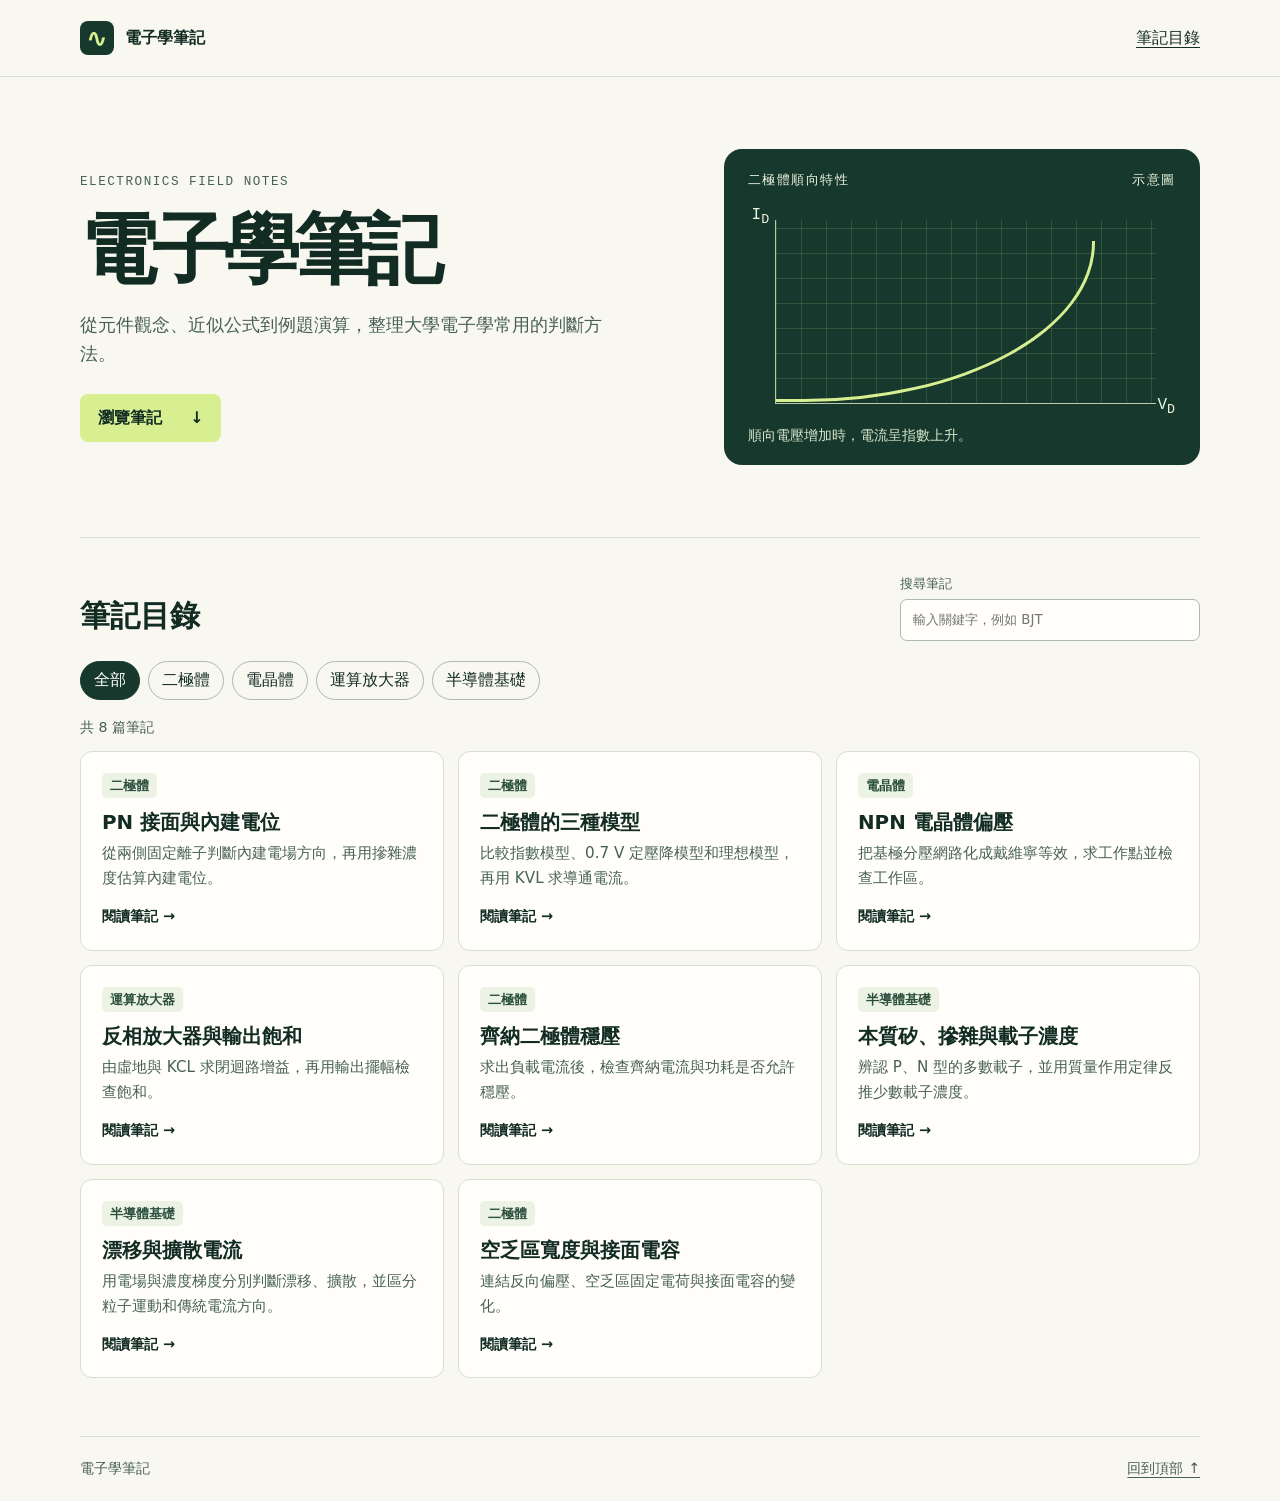
<file: index.html>
<!doctype html>
<html lang="zh-Hant">
<head>
  <meta charset="utf-8">
  <meta name="viewport" content="width=device-width, initial-scale=1">
  <meta name="description" content="從觀念、公式到例題的大學電子學筆記。">
  <title>電子學筆記</title>
  <link rel="stylesheet" href="./assets/style.css">
  <script src="./notes/catalog.js" defer></script>
  <script src="./assets/app.js" defer></script>
</head>
<body>
  <a class="skip" href="#main">跳到主要內容</a>
  <header class="top"><div class="wrap bar">
    <a class="brand" href="./index.html"><span class="mark" aria-hidden="true">∿</span>電子學筆記</a>
    <nav aria-label="網站導覽"><a href="#notes" aria-current="page">筆記目錄</a></nav>
  </div></header>
  <main id="main" class="wrap">
    <section class="hero">
      <div>
        <p class="eyebrow">ELECTRONICS FIELD NOTES</p>
        <h1>電子學筆記</h1>
        <p class="lede">從元件觀念、近似公式到例題演算，整理大學電子學常用的判斷方法。</p>
        <a class="primary" href="#notes">瀏覽筆記 <span aria-hidden="true">↓</span></a>
      </div>
      <figure class="plot" aria-label="二極體順向電流與電壓的概念圖">
        <div class="plot-label"><span>二極體順向特性</span><span>示意圖</span></div>
        <div class="plot-area" aria-hidden="true">
          <span class="axis-y">I<sub>D</sub></span><span class="axis-x">V<sub>D</sub></span>
          <span class="curve"></span>
        </div>
        <figcaption>順向電壓增加時，電流呈指數上升。</figcaption>
      </figure>
    </section>

    <section id="notes" class="library" aria-labelledby="notes-title">
      <div class="library-heading">
        <h2 id="notes-title">筆記目錄</h2>
        <label class="search"><span>搜尋筆記</span><input id="search" type="search" placeholder="輸入關鍵字，例如 BJT"></label>
      </div>
      <div id="filters" class="filters" role="group" aria-label="依類別篩選"></div>
      <p id="status" class="status" role="status"></p>
      <div id="cards" class="cards"></div>
      <noscript><p>請啟用 JavaScript 以瀏覽筆記。</p></noscript>
    </section>
  </main>
  <footer class="wrap footer"><span>電子學筆記</span><a href="#main">回到頂部 ↑</a></footer>
</body>
</html>
</file>
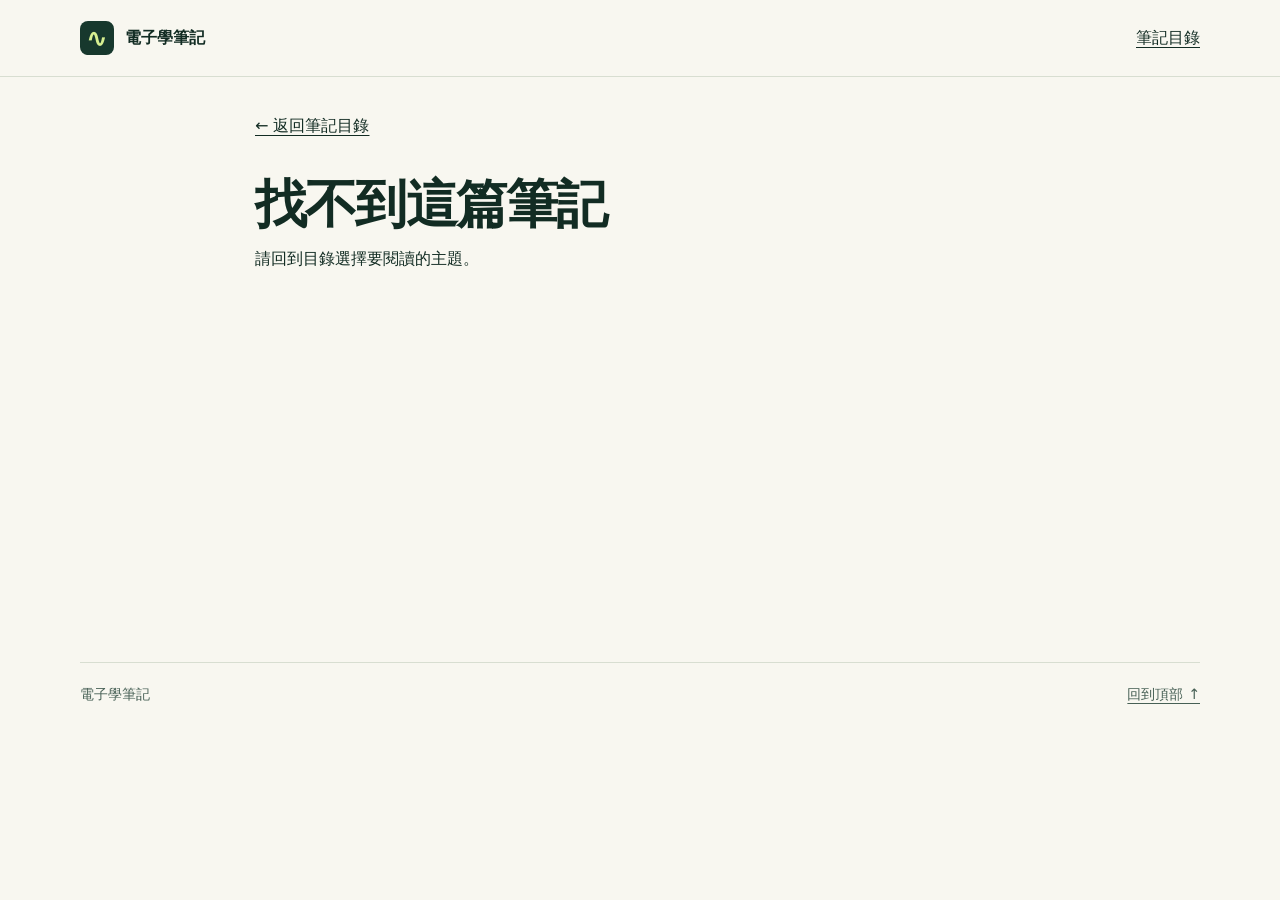
<file: note.html>
<!doctype html>
<html lang="zh-Hant">
<head>
  <meta charset="utf-8">
  <meta name="viewport" content="width=device-width, initial-scale=1">
  <title>筆記｜電子學筆記</title>
  <link rel="stylesheet" href="./assets/style.css">
  <script src="./notes/catalog.js" defer></script>
  <script src="./assets/app.js" defer></script>
</head>
<body>
  <a class="skip" href="#main">跳到主要內容</a>
  <header class="top"><div class="wrap bar">
    <a class="brand" href="./index.html"><span class="mark" aria-hidden="true">∿</span>電子學筆記</a>
    <nav aria-label="網站導覽"><a href="./index.html#notes">筆記目錄</a></nav>
  </div></header>
  <main id="main" class="wrap reading">
    <a class="back" href="./index.html#notes">← 返回筆記目錄</a>
    <article id="note"></article>
    <noscript><p>請啟用 JavaScript 以瀏覽筆記。</p></noscript>
  </main>
  <footer class="wrap footer"><span>電子學筆記</span><a href="#main">回到頂部 ↑</a></footer>
</body>
</html>
</file>
<file: assets/style.css>
:root {
  color-scheme: light;
  --paper: #f8f7f0;
  --ink: #122c23;
  --muted: #476055;
  --line: #d8ded1;
  --accent: #d7ef91;
  --panel: #17382d;
  font-family: "Instrument Sans", "Noto Sans TC", system-ui, sans-serif;
  color: var(--ink);
  background: var(--paper);
}
* { box-sizing: border-box; }
body { margin: 0; min-height: 100vh; line-height: 1.65; }
a { color: inherit; }
button, input { font: inherit; }
:focus-visible { outline: 3px solid #517b36; outline-offset: 4px; }
.wrap { width: min(1120px, calc(100% - 64px)); margin-inline: auto; }
.skip { position: absolute; top: 0; left: 16px; transform: translateY(-130%); padding: 8px 12px; background: white; z-index: 2; }
.skip:focus { transform: none; }
.top { border-bottom: 1px solid var(--line); }
.bar { min-height: 76px; display: flex; align-items: center; justify-content: space-between; gap: 20px; }
.brand { display: inline-flex; align-items: center; gap: 11px; text-decoration: none; font-weight: 750; white-space: nowrap; }
.mark { display: grid; place-items: center; width: 34px; aspect-ratio: 1; background: var(--panel); color: var(--accent); border-radius: 8px; font-size: 26px; line-height: 1; }
nav a, .back, .footer a { text-underline-offset: 0.25em; }
.hero { display: grid; grid-template-columns: 1fr minmax(310px, 0.86fr); gap: clamp(32px, 7vw, 92px); align-items: center; padding: 72px 0; }
.eyebrow, .plot-label { font-family: "IBM Plex Mono", ui-monospace, monospace; font-size: .79rem; letter-spacing: .12em; }
.eyebrow { color: var(--muted); margin: 0 0 12px; }
h1, h2, h3, p, figure { margin-top: 0; }
.hero h1 { margin-bottom: 16px; font-size: clamp(2.9rem, 6vw, 5.2rem); line-height: 1.16; letter-spacing: -.07em; }
.lede { color: var(--muted); font-size: 1.12rem; max-width: 30em; margin-bottom: 25px; }
.primary { display: inline-flex; align-items: center; gap: 28px; border-radius: 8px; background: var(--accent); color: var(--ink); padding: 11px 18px; font-weight: 750; text-decoration: none; }
.primary:hover { background: #c4e376; }
.plot { margin: 0; padding: 22px 24px 18px; border-radius: 18px; background: var(--panel); color: #edf6df; }
.plot-label { display: flex; justify-content: space-between; gap: 10px; }
.plot-area {
  position: relative;
  height: 184px;
  margin: 28px 20px 20px 27px;
  border-bottom: 1px solid #b8caab;
  border-left: 1px solid #b8caab;
  background-image: linear-gradient(#d7ef9124 1px, transparent 1px), linear-gradient(90deg, #d7ef9124 1px, transparent 1px);
  background-size: 25px 25px;
  background-position: left bottom;
}
.axis-y, .axis-x { position: absolute; font-family: ui-monospace, monospace; line-height: 1; }
.axis-y { left: -24px; top: -13px; }
.axis-x { right: -19px; bottom: -14px; }
.curve { position: absolute; display: block; left: 0; right: 16%; bottom: 1px; height: 88%; border: solid var(--accent); border-width: 0 3px 3px 0; border-radius: 0 0 91% 0 / 0 0 99% 0; }
figcaption { color: #d6e6cb; font-size: .88rem; }
.library { border-top: 1px solid var(--line); padding: 35px 0 58px; scroll-margin-top: 16px; }
.library-heading { display: flex; align-items: end; justify-content: space-between; gap: 20px; }
.library h2 { font-size: 1.9rem; margin-bottom: 0; }
.search { display: grid; width: min(100%, 300px); gap: 4px; font-size: .84rem; color: var(--muted); }
.search input { width: 100%; padding: 9px 12px; color: var(--ink); background: #fffefb; border: 1px solid #aebbae; border-radius: 7px; }
.filters { display: flex; gap: 8px; flex-wrap: wrap; margin-top: 20px; }
.filter { padding: 5px 13px; background: transparent; border: 1px solid #aebbae; border-radius: 100px; color: var(--ink); cursor: pointer; }
.filter[aria-pressed="true"] { background: var(--panel); border-color: var(--panel); color: #fff; }
.status { margin: 16px 0 12px; color: var(--muted); font-size: .88rem; min-height: 1.5em; }
.cards { display: grid; grid-template-columns: repeat(3, minmax(0, 1fr)); gap: 14px; }
.card { display: flex; flex-direction: column; min-height: 190px; background: #fffefb; border: 1px solid var(--line); border-radius: 12px; padding: 21px; text-decoration: none; }
.card:hover { border-color: #748e66; background: #fcfff5; }
.tag { align-self: flex-start; display: inline-block; padding: 2px 8px; border-radius: 5px; background: #edf3e4; color: #2c503e; font-size: .8rem; font-weight: 650; }
.card h3 { margin: 11px 0 4px; font-size: 1.24rem; line-height: 1.4; }
.card p { color: var(--muted); margin-bottom: 14px; font-size: .95rem; }
.card-action { margin-top: auto; font-size: .9rem; font-weight: 700; }
.footer { display: flex; justify-content: space-between; gap: 16px; padding: 20px 0; color: var(--muted); border-top: 1px solid var(--line); font-size: .9rem; }
.reading { max-width: 770px; padding: 36px 0 48px; min-height: 65vh; }
.back { display: inline-block; margin-bottom: 24px; }
.note-heading { margin-bottom: 30px; }
.reading h1 { font-size: clamp(2rem, 5vw, 3.25rem); line-height: 1.2; margin: 10px 0; letter-spacing: -.035em; }
.note-section { border-top: 1px solid var(--line); padding: 22px 0 4px; }
.note-section h2 { margin-bottom: 10px; font-size: 1.4rem; }
.formula, details { padding: 12px 16px; border-radius: 8px; background: #edf3e4; }
.formula {
  font-family: "STIX Two Text", "Times New Roman", serif;
  font-size: 1.15rem;
  line-height: 1.8;
  white-space: pre-line;
  overflow-wrap: anywhere;
}
.math-symbol { white-space: nowrap; }
.math-symbol sub { font-size: .75em; line-height: 0; }
details { margin-bottom: 16px; }
summary { font-weight: 700; cursor: pointer; }
details li + li { margin-top: 7px; }
.answer { margin-bottom: 4px; font-weight: 750; }
@media (max-width: 820px) {
  .hero { gap: 26px; padding-block: 49px; }
  .cards { grid-template-columns: repeat(2, minmax(0, 1fr)); }
}
@media (max-width: 650px) {
  .wrap { width: calc(100% - 36px); }
  .bar { min-height: 62px; }
  .hero { grid-template-columns: 1fr; padding-block: 40px; }
  .library-heading { align-items: start; flex-direction: column; gap: 12px; }
  .cards { grid-template-columns: 1fr; }
  .card { min-height: 0; }
}

.note-source {
  border-top: 1px solid var(--line);
  color: var(--muted);
  font-size: .9rem;
  padding-top: 14px;
}
</file>
